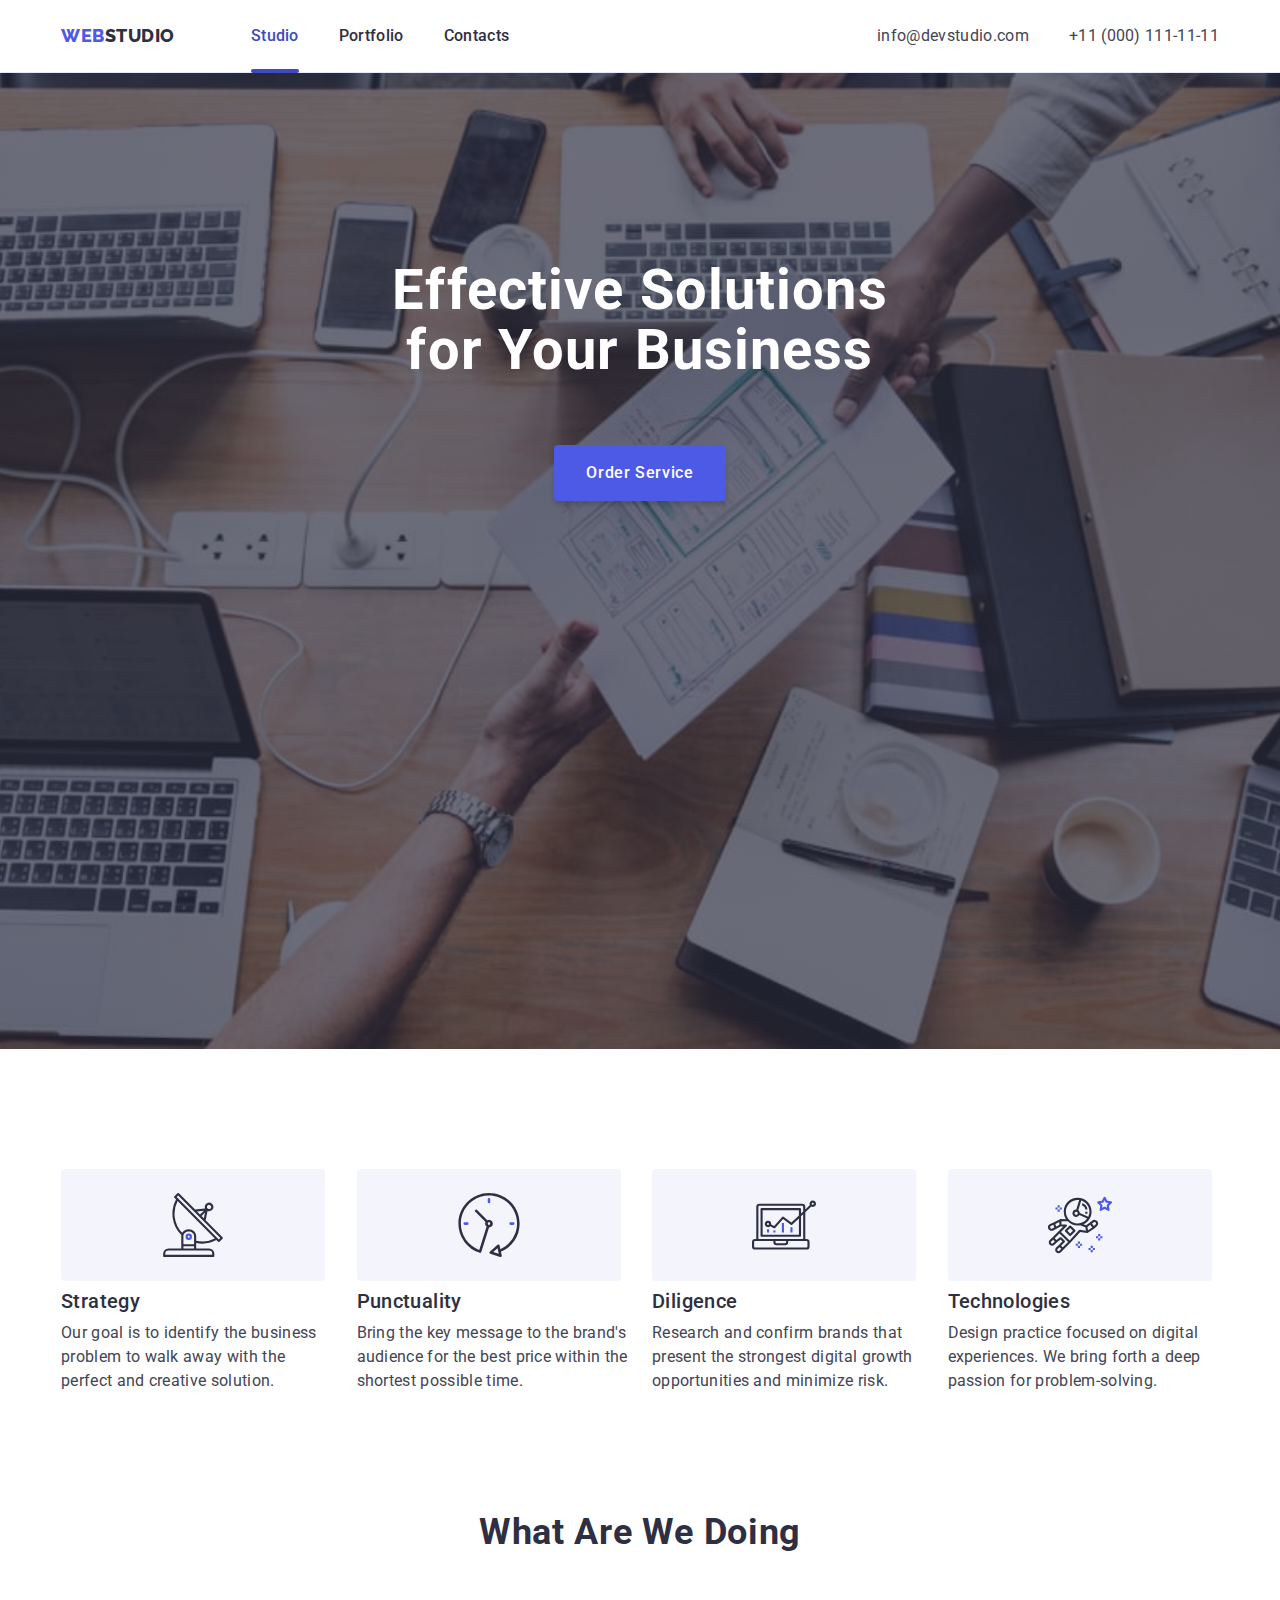
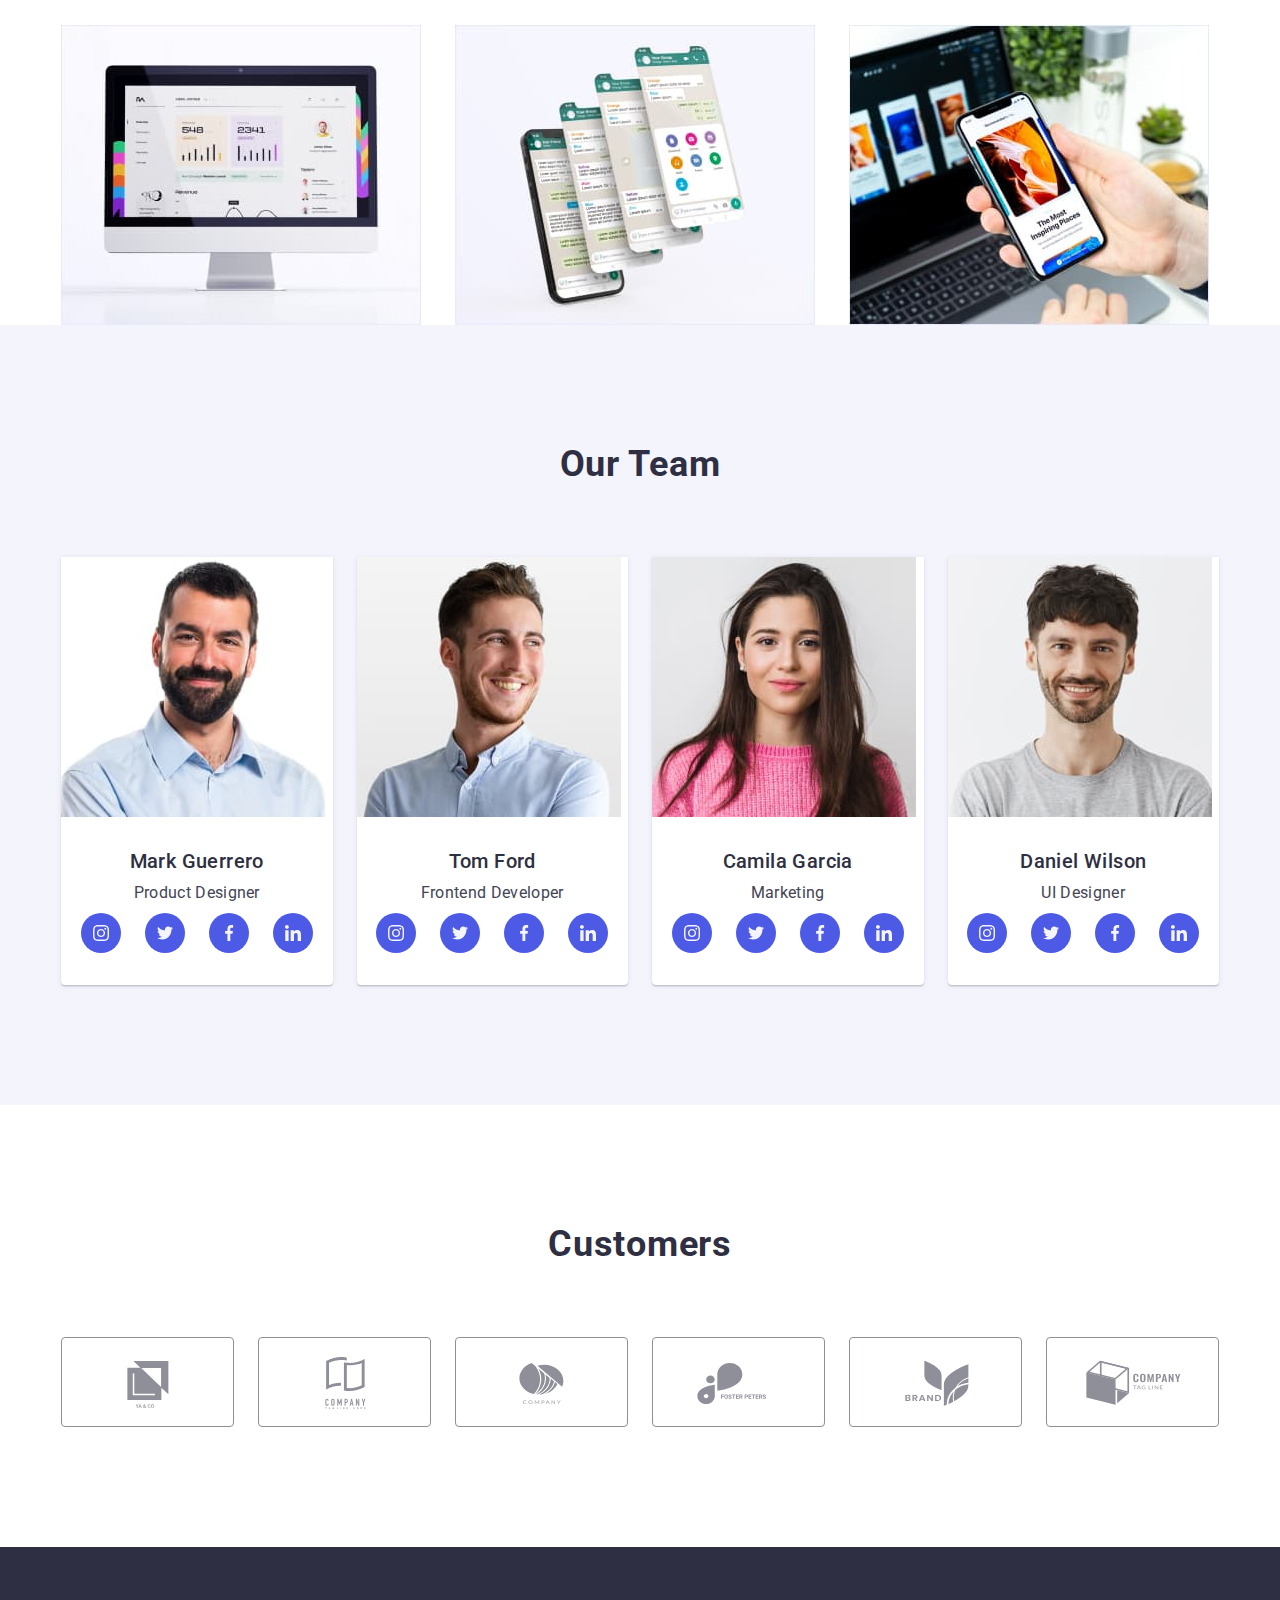
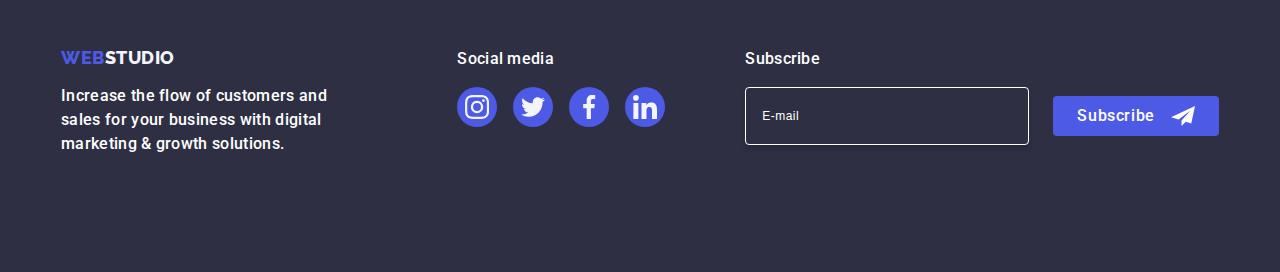
<file: index.html>
<!DOCTYPE html>
<html lang="en">
  <head>
    <meta charset="utf-8" />
    <meta name="description" content="A company that develops web pages" />
    <title>Webstudio</title>
    <link rel="preconnect" href="https://fonts.googleapis.com" />
    <link rel="preconnect" href="https://fonts.gstatic.com" />
    <link
      href="https://fonts.googleapis.com/css2?family=Raleway:wght@800&family=Roboto:wght@400;500;700;900&display=swap"
      rel="stylesheet"
    />
    <link
      rel="stylesheet"
      href="https://cdnjs.cloudflare.com/ajax/libs/modern-normalize/2.0.0/modern-normalize.min.css"
      integrity="sha512-4xo8blKMVCiXpTaLzQSLSw3KFOVPWhm/TRtuPVc4WG6kUgjH6J03IBuG7JZPkcWMxJ5huwaBpOpnwYElP/m6wg=="
      crossorigin="anonymous"
      referrerpolicy="no-referrer"
    />
    <link rel="stylesheet" href="./css/style.css" />
  </head>

  <body>
    <!-- Header section -->
    <header class="header">
      <div class="container-header container">
        <nav class="menu">
          <a class="logo link" href="./index.html"
            >Web<span class="logo-part-two">Studio</span></a
          >
          <ul class="list nav-list">
            <li class="nav-menu">
              <a class="link menu-list current" href="./index.html">Studio</a>
            </li>
            <li class="nav-menu">
              <a class="link menu-list" href="./portfolio.html">Portfolio</a>
            </li>
            <li class="nav-menu">
              <a class="link menu-list" href="">Contacts</a>
            </li>
          </ul>
        </nav>
        <address class="connection">
          <ul class="list contacts-list">
            <li>
              <a class="contacts link" href="mailto:info@devstudio.com"
                >info@devstudio.com</a
              >
            </li>
            <li>
              <a class="contacts link" href="tel:+110001111111"
                >+11 (000) 111-11-11</a
              >
            </li>
          </ul>
        </address>
      </div>
    </header>

    <main>
      <!-- Hero section -->
      <section class="hero">
        <div class="container">
          <h1 class="hero-header">Effective Solutions for Your Business</h1>
          <button type="button" class="button" data-modal-open>
            Order Service
          </button>
        </div>
      </section>
      <!-- Features section -->
      <section class="benefits">
        <div class="container">
          <h2 class="visually-hidden">Section 2</h2>
          <ul class="list benefits-list">
            <li class="benefits-list-item">
              <div class="benefits-wrapper">
                <svg width="64" height="64">
                  <use href="./images/icons.svg#antenna"></use>
                </svg>
              </div>
              <h3 class="header-three">Strategy</h3>
              <p class="subtle-text">
                Our goal is to identify the business problem to walk away with
                the perfect and creative solution.
              </p>
            </li>
            <li class="benefits-list-item">
              <div class="benefits-wrapper">
                <svg width="64" height="64">
                  <use href="./images/icons.svg#clock"></use>
                </svg>
              </div>
              <h3 class="header-three">Punctuality</h3>
              <p class="subtle-text">
                Bring the key message to the brand's audience for the best price
                within the shortest possible time.
              </p>
            </li>
            <li class="benefits-list-item">
              <div class="benefits-wrapper">
                <svg width="64" height="64">
                  <use href="./images/icons.svg#diagram"></use>
                </svg>
              </div>
              <h3 class="header-three">Diligence</h3>
              <p class="subtle-text">
                Research and confirm brands that present the strongest digital
                growth opportunities and minimize risk.
              </p>
            </li>
            <li class="benefits-list-item">
              <div class="benefits-wrapper">
                <svg width="64" height="64">
                  <use href="./images/icons.svg#astronaut"></use>
                </svg>
              </div>
              <h3 class="header-three">Technologies</h3>
              <p class="subtle-text">
                Design practice focused on digital experiences. We bring forth a
                deep passion for problem-solving.
              </p>
            </li>
          </ul>
        </div>
      </section>
      <!-- Exampels section -->
      <section class="examples">
        <div class="container">
          <h2 class="section-header">What are we doing</h2>
          <ul class="list card-set-list card-set-gap">
            <li class="card-set-item">
              <img
                src="./images/img_1.jpg"
                alt="computer"
                width="360"
                height="300"
              />
            </li>
            <li class="card-set-item">
              <img
                src="./images/img_2.jpg"
                alt="app-phone"
                width="360"
                height="300"
              />
            </li>
            <li class="card-set-item">
              <img
                src="./images/img_3.jpg"
                alt="phone-in-hands"
                width="360"
                height="300"
              />
            </li>
          </ul>
        </div>
      </section>
      <!-- Team section -->
      <section class="team-card">
        <div class="container">
          <h2 class="section-header">Our Team</h2>
          <ul class="card-set-list card-set-gap list">
            <li class="team-list card-set-item-team">
              <img
                src="./images/team-card-1.jpg"
                alt="mark-guerrero"
                width="264"
                height="260"
              />
              <div class="tc-wrapper">
                <h3 class="tc-name">Mark Guerrero</h3>
                <p class="subtle-text">Product Designer</p>
                <ul class="social-icons-team-item">
                  <li class="social-icons-tc-list">
                    <a
                      class="icons-tc-wrapper"
                      href="https://www.instagram.com/"
                      target="_blank"
                    >
                      <svg
                        class="social-icons-team-list"
                        width="16"
                        height="16"
                      >
                        <use href="./images/icons.svg#instagram"></use>
                      </svg>
                    </a>
                  </li>
                  <li class="social-icons-tc-list">
                    <a
                      class="icons-tc-wrapper"
                      href="https://twitter.com/"
                      target="_blank"
                    >
                      <svg
                        class="social-icons-team-list"
                        width="16"
                        height="16"
                      >
                        <use href="./images/icons.svg#twitter"></use>
                      </svg>
                    </a>
                  </li>
                  <li class="social-icons-tc-list">
                    <a
                      class="icons-tc-wrapper"
                      href="https://www.facebook.com/"
                      target="_blank"
                    >
                      <svg
                        class="social-icons-team-list"
                        width="16"
                        height="16"
                      >
                        <use href="./images/icons.svg#facebook"></use>
                      </svg>
                    </a>
                  </li>
                  <li class="social-icons-tc-list">
                    <a
                      class="icons-tc-wrapper"
                      href="https://www.linkedin.com/"
                      target="_blank"
                    >
                      <svg
                        class="social-icons-team-list"
                        width="16"
                        height="16"
                      >
                        <use href="./images/icons.svg#linkedin"></use>
                      </svg>
                    </a>
                  </li>
                </ul>
              </div>
            </li>
            <li class="team-list card-set-item-team">
              <img
                src="./images/team-card-2.jpg"
                alt="tom-ford"
                width="264"
                height="260"
              />
              <div class="tc-wrapper">
                <h3 class="tc-name">Tom Ford</h3>
                <p class="subtle-text">Frontend Developer</p>
                <ul class="social-icons-team-item">
                  <li class="social-icons-tc-list">
                    <a
                      class="icons-tc-wrapper"
                      href="https://www.instagram.com/"
                      target="_blank"
                    >
                      <svg
                        class="social-icons-team-list"
                        width="16"
                        height="16"
                      >
                        <use href="./images/icons.svg#instagram"></use>
                      </svg>
                    </a>
                  </li>
                  <li class="social-icons-tc-list">
                    <a
                      class="icons-tc-wrapper"
                      href="https://twitter.com/"
                      target="_blank"
                    >
                      <svg
                        class="social-icons-team-list"
                        width="16"
                        height="16"
                      >
                        <use href="./images/icons.svg#twitter"></use>
                      </svg>
                    </a>
                  </li>
                  <li class="social-icons-tc-list">
                    <a
                      class="icons-tc-wrapper"
                      href="https://www.facebook.com/"
                      target="_blank"
                    >
                      <svg
                        class="social-icons-team-list"
                        width="16"
                        height="16"
                      >
                        <use href="./images/icons.svg#facebook"></use>
                      </svg>
                    </a>
                  </li>
                  <li class="social-icons-tc-list">
                    <a
                      class="icons-tc-wrapper"
                      href="https://www.linkedin.com/"
                      target="_blank"
                    >
                      <svg
                        class="social-icons-team-list"
                        width="16"
                        height="16"
                      >
                        <use href="./images/icons.svg#linkedin"></use>
                      </svg>
                    </a>
                  </li>
                </ul>
              </div>
            </li>
            <li class="team-list card-set-item-team">
              <img
                src="./images/team-card-3.jpg"
                alt="camila-garcia"
                width="264"
                height="260"
              />
              <div class="tc-wrapper">
                <h3 class="tc-name">Camila Garcia</h3>
                <p class="subtle-text">Marketing</p>
                <ul class="social-icons-team-item">
                  <li class="social-icons-tc-list">
                    <a
                      class="icons-tc-wrapper"
                      href="https://www.instagram.com/"
                      target="_blank"
                    >
                      <svg
                        class="social-icons-team-list"
                        width="16"
                        height="16"
                      >
                        <use href="./images/icons.svg#instagram"></use>
                      </svg>
                    </a>
                  </li>
                  <li class="social-icons-tc-list">
                    <a
                      class="icons-tc-wrapper"
                      href="https://twitter.com/"
                      target="_blank"
                    >
                      <svg
                        class="social-icons-team-list"
                        width="16"
                        height="16"
                      >
                        <use href="./images/icons.svg#twitter"></use>
                      </svg>
                    </a>
                  </li>
                  <li class="social-icons-tc-list">
                    <a
                      class="icons-tc-wrapper"
                      href="https://www.facebook.com/"
                      target="_blank"
                    >
                      <svg
                        class="social-icons-team-list"
                        width="16"
                        height="16"
                      >
                        <use href="./images/icons.svg#facebook"></use>
                      </svg>
                    </a>
                  </li>
                  <li class="social-icons-tc-list">
                    <a
                      class="icons-tc-wrapper"
                      href="https://www.linkedin.com/"
                      target="_blank"
                    >
                      <svg
                        class="social-icons-team-list"
                        width="16"
                        height="16"
                      >
                        <use href="./images/icons.svg#linkedin"></use>
                      </svg>
                    </a>
                  </li>
                </ul>
              </div>
            </li>
            <li class="team-list card-set-item-team">
              <img
                src="./images/team-card-4.jpg"
                alt="daniel-wilson"
                width="264"
                height="260"
              />
              <div class="tc-wrapper">
                <h3 class="tc-name">Daniel Wilson</h3>
                <p class="subtle-text">UI Designer</p>
                <ul class="social-icons-team-item">
                  <li class="social-icons-tc-list">
                    <a
                      class="icons-tc-wrapper"
                      href="https://www.instagram.com/"
                      target="_blank"
                    >
                      <svg
                        class="social-icons-team-list"
                        width="16"
                        height="16"
                      >
                        <use href="./images/icons.svg#instagram"></use>
                      </svg>
                    </a>
                  </li>
                  <li class="social-icons-tc-list">
                    <a
                      class="icons-tc-wrapper"
                      href="https://twitter.com/"
                      target="_blank"
                    >
                      <svg
                        class="social-icons-team-list"
                        width="16"
                        height="16"
                      >
                        <use href="./images/icons.svg#twitter"></use>
                      </svg>
                    </a>
                  </li>
                  <li class="social-icons-tc-list">
                    <a
                      class="icons-tc-wrapper"
                      href="https://www.facebook.com/"
                      target="_blank"
                    >
                      <svg
                        class="social-icons-team-list"
                        width="16"
                        height="16"
                      >
                        <use href="./images/icons.svg#facebook"></use>
                      </svg>
                    </a>
                  </li>
                  <li class="social-icons-tc-list">
                    <a
                      class="icons-tc-wrapper"
                      href="https://www.linkedin.com/"
                      target="_blank"
                    >
                      <svg
                        class="social-icons-team-list"
                        width="16"
                        height="16"
                      >
                        <use href="./images/icons.svg#linkedin"></use>
                      </svg>
                    </a>
                  </li>
                </ul>
              </div>
            </li>
          </ul>
        </div>
      </section>
      <!-- Customers -->
      <section class="customers">
        <div class="container">
          <h2 class="section-header">Customers</h2>
          <ul class="customers-clients-item">
            <li class="customers-clients-list">
              <a class="customers-wrapper-icon" href="#">
                <svg class="customers-list-icon" width="104" height="56">
                  <use href="./images/icons.svg#client-1"></use>
                </svg>
              </a>
            </li>
            <li class="customers-clients-list">
              <a class="customers-wrapper-icon" href="#">
                <svg class="customers-list-icon" width="104" height="56">
                  <use href="./images/icons.svg#client-2"></use>
                </svg>
              </a>
            </li>
            <li class="customers-clients-list">
              <a class="customers-wrapper-icon" href="#">
                <svg class="customers-list-icon" width="104" height="56">
                  <use href="./images/icons.svg#client-3"></use>
                </svg>
              </a>
            </li>
            <li class="customers-clients-list">
              <a class="customers-wrapper-icon" href="#">
                <svg class="customers-list-icon" width="104" height="56">
                  <use href="./images/icons.svg#client-4"></use>
                </svg>
              </a>
            </li>
            <li class="customers-clients-list">
              <a class="customers-wrapper-icon" href="#">
                <svg class="customers-list-icon" width="104" height="56">
                  <use href="./images/icons.svg#client-5"></use>
                </svg>
              </a>
            </li>
            <li class="customers-clients-list">
              <a class="customers-wrapper-icon" href="#">
                <svg class="customers-list-icon" width="104" height="56">
                  <use href="./images/icons.svg#client-6"></use>
                </svg>
              </a>
            </li>
          </ul>
        </div>
      </section>
    </main>
    <!-- Footer section -->
    <footer class="footer">
      <div class="container footer-item">
        <div class="footer-section-first">
          <a class="link logo footer-logo" href="./index.html"
            >Web<span class="logo-part-two">Studio</span></a
          >
          <p class="subtle-text">
            Increase the flow of customers and sales for your business with
            digital marketing & growth solutions.
          </p>
        </div>
        <div class="footer-section-second">
          <p class="subtle-text">Social media</p>
          <ul class="social-line-item">
            <li class="social-line-list">
              <a
                class="icons-footer-wrapper"
                href="https://www.instagram.com/"
                target="_blank"
              >
                <svg class="social-icons-footer-list" width="24" height="24">
                  <use href="./images/icons.svg#instagram"></use>
                </svg>
              </a>
            </li>
            <li class="social-line-list">
              <a
                class="icons-footer-wrapper"
                href="https://twitter.com/"
                target="_blank"
              >
                <svg class="social-icons-footer-list" width="24" height="24">
                  <use href="./images/icons.svg#twitter"></use>
                </svg>
              </a>
            </li>
            <li class="social-line-list">
              <a
                class="icons-footer-wrapper"
                href="https://www.facebook.com/"
                target="_blank"
              >
                <svg class="social-icons-footer-list" width="24" height="24">
                  <use href="./images/icons.svg#facebook"></use>
                </svg>
              </a>
            </li>
            <li class="social-line-list">
              <a
                class="icons-footer-wrapper"
                href="https://www.linkedin.com/"
                target="_blank"
              >
                <svg class="social-icons-footer-list" width="24" height="24">
                  <use href="./images/icons.svg#linkedin"></use>
                </svg>
              </a>
            </li>
          </ul>
        </div>
        <div class="footer-section-third">
          <p class="subtle-text">Subscribe</p>
          <form class="footer-form-item">
            <label class="footer-form-list">
              <input
                class="form-input-footer"
                type="email"
                name="subscribe-form"
                placeholder="E-mail"
              />
            </label>
            <button class="button-footer footer-form-list" type="submit">
              Subscribe
              <svg class="button-icons-footer" width="24" height="24">
                <use href="./images/icons.svg#icon-footer-btn"></use>
              </svg>
            </button>
          </form>
        </div>
      </div>
    </footer>
    <!--Modal window-->
    <div class="backdrop is-hidden" data-modal>
      <div class="modal">
        <button class="modal-button" type="button" data-modal-close>
          <svg class="button-modal-icon" width="8" height="8">
            <use href="./images/icons.svg#modal-close"></use>
          </svg>
        </button>

        <p class="modal-caption">
          Leave your contacts and we will call you back
        </p>

        <form class="modal-form" name="feedback-form">
          <div class="modal-form-wrapper">
            <label class="modal-form-label" for="user-name">Name</label>
            <div class="modal-form-field">
              <input
                class="modal-form-input"
                type="text"
                name="user-name"
                id="user-name"
                required
                minlength="2"
              />
              <svg class="modal-form-icon" width="18" height="24">
                <use href="./images/icons.svg#icon-modal-name"></use>
              </svg>
            </div>
          </div>
          <div class="modal-form-wrapper">
            <label class="modal-form-label" for="user-phone">Phone</label>
            <div class="modal-form-field">
              <input
                class="modal-form-input"
                type="tel"
                name="user-phone"
                id="user-phone"
                required
                minlength="12"
                maxlength="12"
              />
              <svg class="modal-form-icon" width="18" height="24">
                <use href="./images/icons.svg#icon-modal-phone"></use>
              </svg>
            </div>
          </div>
          <div class="modal-form-wrapper">
            <label class="modal-form-label" for="user-email">Email</label>
            <div class="modal-form-field">
              <input
                class="modal-form-input"
                type="email"
                name="user-email"
                id="user-email"
                required
              />
              <svg class="modal-form-icon" width="18" height="24">
                <use href="./images/icons.svg#icon-modal-email"></use>
              </svg>
            </div>
          </div>
          <div class="modal-form-wrapper-commet">
            <label class="modal-form-label" for="user-comment">Comment</label>
            <textarea
              class="modal-form-comment"
              name="user-comment"
              id="user-comment"
              rows="8"
              placeholder="Text input"
              minlength="8"
            ></textarea>
          </div>
          <div class="modal-form-checkbox">
            <input
              class="visually-hidden"
              type="checkbox"
              id="user-privacy"
              name="user-privacy"
              value="true"
            />

            <label
              class="modal-form-agreement modal-form-description"
              for="user-privacy"
              ><span class="agreement-checkbox">
                <svg class="agreement-checkbox-icon" width="10" height="8">
                  <use href="./images/icons.svg#icon-check"></use>
                </svg>
              </span>
              I accept the terms and conditions of the
              <a
                class="modal-form-link"
                href="#"
                target="_blank"
                rel="noopenner noreferrer"
                >Privacy Policy</a
              >
            </label>
          </div>
          <button class="modal-form-button" type="submit">Send</button>
        </form>
      </div>
    </div>
    <script src="./js/modal.js"></script>
  </body>
</html>
</file>
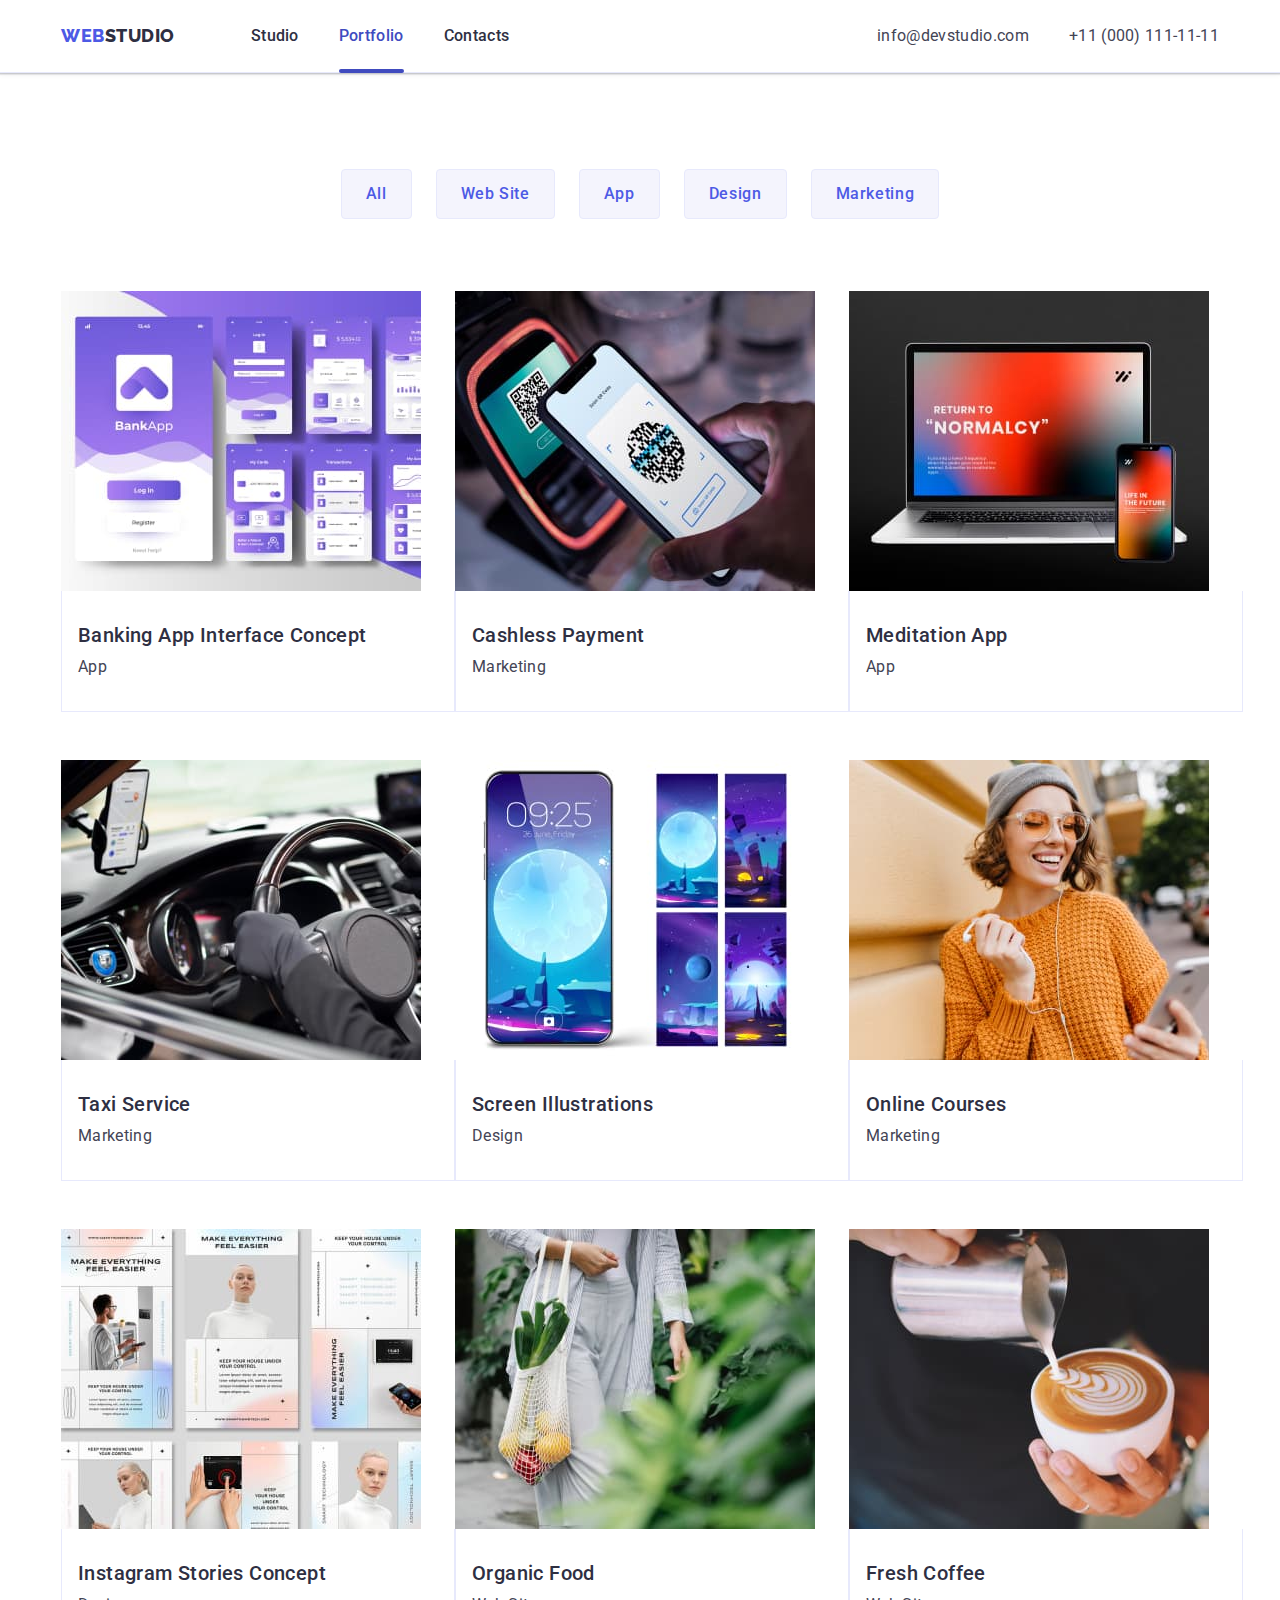
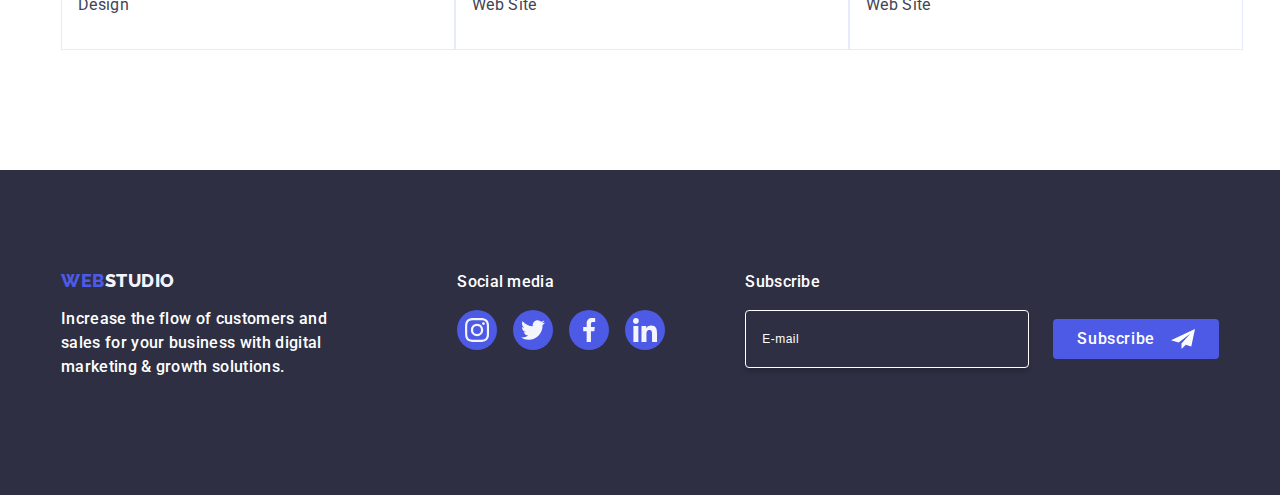
<file: portfolio.html>
<!DOCTYPE html>
<html lang="en">
  <head>
    <meta charset="utf-8" />
    <meta name="description" content="A company that develops web pages" />
    <title>Webstudio</title>
    <link rel="preconnect" href="https://fonts.googleapis.com" />
    <link rel="preconnect" href="https://fonts.gstatic.com" />
    <link
      href="https://fonts.googleapis.com/css2?family=Raleway:wght@800&family=Roboto:wght@400;500;700;900&display=swap"
      rel="stylesheet"
    />
    <link
      rel="stylesheet"
      href="https://cdnjs.cloudflare.com/ajax/libs/modern-normalize/2.0.0/modern-normalize.min.css"
      integrity="sha512-4xo8blKMVCiXpTaLzQSLSw3KFOVPWhm/TRtuPVc4WG6kUgjH6J03IBuG7JZPkcWMxJ5huwaBpOpnwYElP/m6wg=="
      crossorigin="anonymous"
      referrerpolicy="no-referrer"
    />
    <link rel="stylesheet" href="./css/style.css" />
  </head>
  <body>
    <header class="header">
      <div class="container-header container">
        <nav class="menu">
          <a class="logo link" href="./index.html"
            >Web<span class="logo-part-two">Studio</span></a
          >
          <ul class="list nav-list">
            <li class="nav-menu">
              <a class="link menu-list" href="./index.html">Studio</a>
            </li>
            <li class="nav-menu">
              <a class="link menu-list current" href="./portfolio.html"
                >Portfolio</a
              >
            </li>
            <li class="nav-menu">
              <a class="link menu-list" href="">Contacts</a>
            </li>
          </ul>
        </nav>
        <address class="connection">
          <ul class="list contacts-list">
            <li>
              <a class="contacts link" href="mailto:info@devstudio.com"
                >info@devstudio.com</a
              >
            </li>
            <li>
              <a class="contacts link" href="tel:+110001111111"
                >+11 (000) 111-11-11</a
              >
            </li>
          </ul>
        </address>
      </div>
    </header>
    <main>
      <section class="portfolio">
        <div class="container portfolio-container">
          <h1 class="visually-hidden">Potfolio</h1>
          <ul class="list portfolio-button-list">
            <li>
              <button type="button" class="portfolio-button">All</button>
            </li>
            <li>
              <button type="button" class="portfolio-button">Web Site</button>
            </li>
            <li>
              <button type="button" class="portfolio-button">App</button>
            </li>
            <li>
              <button type="button" class="portfolio-button">Design</button>
            </li>
            <li>
              <button type="button" class="portfolio-button">Marketing</button>
            </li>
          </ul>
          <ul class="list card-set-list card-examples-gap">
            <li class="card-examples card-set-item">
              <a class="link examples-link" href="#">
                <div class="portfolio-examples-box">
                  <img
                    class="portfolio-examples-img"
                    src="./images/portfolio/img1.jpg"
                    alt="Banking App Interface"
                    width="360"
                    height="300"
                  />
                  <p class="overlay overlay-text">
                    14 Stylish and User-Friendly App Design Concepts · Task
                    Manager App · Calorie Tracker App · Exotic Fruit Ecommerce
                    App · Cloud Storage App
                  </p>
                </div>
                <div class="examples-wrapper">
                  <h2 class="header-three">Banking App Interface Concept</h2>
                  <p class="subtle-text">App</p>
                </div>
              </a>
            </li>
            <li class="card-examples card-set-item">
              <a class="link examples-link" href="#">
                <div class="portfolio-examples-box">
                  <img
                    class="portfolio-examples-img"
                    src="./images/portfolio/img2.jpg"
                    alt="Phone and code reader"
                    width="360"
                    height="300"
                  />
                  <p class="overlay overlay-text">
                    14 Stylish and User-Friendly App Design Concepts · Task
                    Manager App · Calorie Tracker App · Exotic Fruit Ecommerce
                    App · Cloud Storage App
                  </p>
                </div>
                <div class="examples-wrapper">
                  <h2 class="header-three">Cashless Payment</h2>
                  <p class="subtle-text">Marketing</p>
                </div>
              </a>
            </li>
            <li class="card-examples card-set-item">
              <a class="link examples-link" href="#">
                <div class="portfolio-examples-box">
                  <img
                    class="portfolio-examples-img"
                    src="./images/portfolio/img3.jpg"
                    alt="Computer and phone"
                    width="360"
                    height="300"
                  />
                  <p class="overlay overlay-text">
                    14 Stylish and User-Friendly App Design Concepts · Task
                    Manager App · Calorie Tracker App · Exotic Fruit Ecommerce
                    App · Cloud Storage App
                  </p>
                </div>
                <div class="examples-wrapper">
                  <h2 class="header-three">Meditation App</h2>
                  <p class="subtle-text">App</p>
                </div>
              </a>
            </li>
            <li class="card-examples card-set-item">
              <a class="link examples-link" href="#">
                <div class="portfolio-examples-box">
                  <img
                    class="portfolio-examples-img"
                    src="./images/portfolio/img4.jpg"
                    alt="Steering wheel"
                    width="360"
                    height="300"
                  />
                  <p class="overlay overlay-text">
                    14 Stylish and User-Friendly App Design Concepts · Task
                    Manager App · Calorie Tracker App · Exotic Fruit Ecommerce
                    App · Cloud Storage App
                  </p>
                </div>
                <div class="examples-wrapper">
                  <h2 class="header-three">Taxi Service</h2>
                  <p class="subtle-text">Marketing</p>
                </div>
              </a>
            </li>
            <li class="card-examples card-set-item">
              <a class="link examples-link" href="#">
                <div class="portfolio-examples-box">
                  <img
                    class="portfolio-examples-img"
                    src="./images/portfolio/img5.jpg"
                    alt="Screen illustrations"
                    width="360"
                    height="300"
                  />
                  <p class="overlay overlay-text">
                    14 Stylish and User-Friendly App Design Concepts · Task
                    Manager App · Calorie Tracker App · Exotic Fruit Ecommerce
                    App · Cloud Storage App
                  </p>
                </div>
                <div class="examples-wrapper">
                  <h2 class="header-three">Screen Illustrations</h2>
                  <p class="subtle-text">Design</p>
                </div>
              </a>
            </li>
            <li class="card-examples card-set-item">
              <a class="link examples-link" href="#">
                <div class="portfolio-examples-box">
                  <img
                    class="portfolio-examples-img"
                    src="./images/portfolio/img6.jpg"
                    alt="Girl with phone"
                    width="360"
                    height="300"
                  />
                  <p class="overlay overlay-text">
                    14 Stylish and User-Friendly App Design Concepts · Task
                    Manager App · Calorie Tracker App · Exotic Fruit Ecommerce
                    App · Cloud Storage App
                  </p>
                </div>
                <div class="examples-wrapper">
                  <h2 class="header-three">Online Courses</h2>
                  <p class="subtle-text">Marketing</p>
                </div>
              </a>
            </li>
            <li class="card-examples card-set-item">
              <a class="link examples-link" href="#">
                <div class="portfolio-examples-box">
                  <img
                    class="portfolio-examples-img"
                    src="./images/portfolio/img7.jpg"
                    alt="Stories concept"
                    width="360"
                    height="300"
                  />
                  <p class="overlay overlay-text">
                    14 Stylish and User-Friendly App Design Concepts · Task
                    Manager App · Calorie Tracker App · Exotic Fruit Ecommerce
                    App · Cloud Storage App
                  </p>
                </div>
                <div class="examples-wrapper">
                  <h2 class="header-three">Instagram Stories Concept</h2>
                  <p class="subtle-text">Design</p>
                </div>
              </a>
            </li>
            <li class="card-examples card-set-item">
              <a class="link examples-link" href="#">
                <div class="portfolio-examples-box">
                  <img
                    class="portfolio-examples-img"
                    src="./images/portfolio/img8.jpg"
                    alt="Woman and fruits"
                    width="360"
                    height="300"
                  />
                  <p class="overlay overlay-text">
                    14 Stylish and User-Friendly App Design Concepts · Task
                    Manager App · Calorie Tracker App · Exotic Fruit Ecommerce
                    App · Cloud Storage App
                  </p>
                </div>
                <div class="examples-wrapper">
                  <h2 class="header-three">Organic Food</h2>
                  <p class="subtle-text">Web Site</p>
                </div>
              </a>
            </li>
            <li class="card-examples card-set-item">
              <a class="link examples-link" href="#">
                <div class="portfolio-examples-box">
                  <img
                    class="portfolio-examples-img"
                    src="./images/portfolio/img9.jpg"
                    alt="Cup of coffee"
                    width="360"
                    height="300"
                  />
                  <p class="overlay overlay-text">
                    14 Stylish and User-Friendly App Design Concepts · Task
                    Manager App · Calorie Tracker App · Exotic Fruit Ecommerce
                    App · Cloud Storage App
                  </p>
                </div>
                <div class="examples-wrapper">
                  <h2 class="header-three">Fresh Coffee</h2>
                  <p class="subtle-text">Web Site</p>
                </div>
              </a>
            </li>
          </ul>
        </div>
      </section>
    </main>
    <footer class="footer">
      <div class="container footer-item">
        <div class="footer-section-first">
          <a class="link logo footer-logo" href="./index.html"
            >Web<span class="logo-part-two">Studio</span></a
          >
          <p class="subtle-text">
            Increase the flow of customers and sales for your business with
            digital marketing & growth solutions.
          </p>
        </div>
        <div class="footer-section-second">
          <p class="subtle-text">Social media</p>
          <ul class="social-line-item">
            <li class="social-line-list">
              <a
                class="icons-footer-wrapper"
                href="https://www.instagram.com/"
                target="_blank"
              >
                <svg class="social-icons-footer-list" width="24" height="24">
                  <use href="./images/icons.svg#instagram"></use>
                </svg>
              </a>
            </li>
            <li class="social-line-list">
              <a
                class="icons-footer-wrapper"
                href="https://twitter.com/"
                target="_blank"
              >
                <svg class="social-icons-footer-list" width="24" height="24">
                  <use href="./images/icons.svg#twitter"></use>
                </svg>
              </a>
            </li>
            <li class="social-line-list">
              <a
                class="icons-footer-wrapper"
                href="https://www.facebook.com/"
                target="_blank"
              >
                <svg class="social-icons-footer-list" width="24" height="24">
                  <use href="./images/icons.svg#facebook"></use>
                </svg>
              </a>
            </li>
            <li class="social-line-list">
              <a
                class="icons-footer-wrapper"
                href="https://www.linkedin.com/"
                target="_blank"
              >
                <svg class="social-icons-footer-list" width="24" height="24">
                  <use href="./images/icons.svg#linkedin"></use>
                </svg>
              </a>
            </li>
          </ul>
        </div>
        <div class="footer-section-third">
          <p class="subtle-text">Subscribe</p>
          <form class="footer-form-item">
            <label class="footer-form-list">
              <input
                class="form-input-footer"
                type="email"
                name="subscribe-form"
                placeholder="E-mail"
              />
            </label>
            <button class="button-footer footer-form-list" type="submit">
              Subscribe
              <svg class="button-icons-footer" width="24" height="24">
                <use href="./images/icons.svg#icon-footer-btn"></use>
              </svg>
            </button>
          </form>
        </div>
      </div>
    </footer>
  </body>
</html>
</file>
<file: css/style.css>
:root {
    --primary-brand: #4d5ae5;
    --text-color: #434455;
    --white: #ffffff;
    --subtle-text-color: #8e8f99;
    --modal-background: #fcfcfc;
    --navy-blue: #2e2f42;
    --slate: #434455;
    --cloud: #f4f4fd;
    --cornflower: #e7e9fc;
    --ocean: #404bbf;
    --lightslate: #8E8F99;
    --green: #31d0aa;

}

body {
    margin: 0;
    font-family: Roboto, sans-serif;
    color: var(--text-color);
    background-color: var(--white);

}


a {
    text-decoration: none;
}

ul {
    margin: 0;
    padding: 0;
    list-style-type: none;
}
h1,
h2,
h3,
h4,
h5,
h6,
p {
    margin: 0;
    padding: 0;
}
img {
    max-width: 100%;
    display: block;
    margin: 0;
}
.visually-hidden {
    position: absolute;
    width: 1px;
    height: 1px;
    margin: -1px;
    border: 0;
    padding: 0;
    white-space: nowrap;
    clip-path: inset(100%);
    clip: rect(0 0 0 0);
    overflow: hidden;
}

.logo {
    margin-right: 76px;
    color: var(--primary-brand);
    font-family: Raleway, sans-serif;
    font-size: 18px;
    font-style: normal;
    font-weight: 800;
    line-height: 1.17;
    letter-spacing: 0.03em;
    text-transform: uppercase;
}
.logo-part-two {
    color: var(--navy-blue);
    font-family: Raleway, sans-serif;
    font-size: 18px;
    font-style: normal;
    font-weight: 800;
    line-height: 1.17;
    letter-spacing: 0.03em;
    text-transform: uppercase;
}
.header {
    background-color: var(--white-background);
    border-bottom: 1px solid var(--cornflower);
    box-shadow: 0px 2px 1px rgba(46, 47, 66, 0.08), 0px 1px 1px rgba(46, 47, 66, 0.16), 0px 1px 6px rgba(46, 47, 66, 0.08);
}
.hero-header {
    margin: 0 auto;
    max-width: 496px;
    margin-bottom: 64px;
    font-size: 56px;
    line-height: 1.07;
    letter-spacing: 0.02em;
    text-align: center;
}
.background {
    background-color: var(--white);
}
.menu {
    display: flex;
    align-items: center;
    font-size: 16px;
    font-style: normal;
    font-weight: 500;
    line-height: 1.5;
    letter-spacing: 0.32px;
}
.menu-list {
    position: relative;
    display: block;
    padding-top: 24px;
    padding-bottom: 24px;
    color: var(--navy-blue);
    transition-property: color;
    transition-duration: 250ms;
    transition-timing-function: cubic-bezier(0.4, 0, 0.2, 1);
}
.menu-list::after {
    content: "";
    position: absolute;
    left: 0;
    bottom: -1px;
    display: block;
    width: 100%;
    height: 4px;
    border-radius: 2px;
}
.menu-list.current::after {
    background-color: var(--ocean);
}
.menu-list.current {
    color: var(--ocean);
}
.connection {
    font-style: normal;
}
.contacts {
    color: var(--slate);
    font-size: 16px;
    line-height: 1.5;
    letter-spacing: 0.32px;
    transition-property: color;
    transition-duration: 250ms;
    transition-timing-function: cubic-bezier(0.4, 0, 0.2, 1);
}
.contacts:hover,
.contacts:focus {
    color: var(--ocean)
}
.nav-list {
    display: flex;
    gap: 40px;
}
.contacts-list {
    display: flex;
    gap: 40px;
}
.container-header {
    display: flex;
    flex-wrap: wrap;
    justify-content: space-between;
    padding: 16px;
    align-items: center;
    align-content: center;
    position: relative;
}
.hero {
    max-width: 1440px;
    height: 600px;
    margin: 0 auto;
    background-color: var(--navy-blue);
    background-image: linear-gradient(rgba(46, 47, 66, 0.7),
            rgba(46, 47, 66, 0.7)), url(../images/bkg-hero.jpg);
    background-repeat: no-repeat;
    background-size: cover;
    background-position: 50% 50%;
    color: var(--white);
    text-align: center;
    font-size: 56px;
    font-style: normal;
    font-weight: 700;
    line-height: 1.07;
    letter-spacing: 1.12px;
    padding: 188px 0;
}
.button {
    font-family: "Roboto", sans-serif;
    background: var(--primary-brand);
    color: var(--white);
    font-size: 16px;
    font-style: normal;
    font-weight: 500;
    line-height: 1.5;
    letter-spacing: 0.64px;
    cursor: pointer;
    padding: 16px 32px;
    border-radius: 4px;
    box-shadow: 0px 4px 4px 0px rgba(0, 0, 0, 0.15);
    border: none;
    display: block;
    margin: 0 auto;
    min-height: 56px;
    min-width: 169px;
    transition-property: background-color;
    transition-duration: 250ms;
    transition-timing-function: cubic-bezier(0.4, 0, 0.2, 1);
}
.button:hover,
.button:focus {
    background-color: var(--ocean);
}
.header-three {
    margin-bottom: 8px;
    color: var(--navy-blue);
    font-size: 20px;
    font-style: normal;
    font-weight: 500;
    line-height: 1.2;
    letter-spacing: 0.02em;
}
.subtle-text {
    color: var(--slate);
    font-size: 16px;
    line-height: 1.5;
    letter-spacing: 0.02em;
}
.section-header {
    margin-bottom: 72px;
    color: var(--navy-blue);
    text-align: center;
    font-size: 36px;
    font-style: normal;
    font-weight: 700;
    line-height: 1.11;
    letter-spacing: 0.72px;
    text-transform: capitalize;
}
.container {
    max-width: 1158px;
    margin: 0 auto;
    padding: 0 15px;
}
.benefits {
    padding: 120px 0;
}
.benefits-list {
    display: flex;
    gap: 24px;
}
.benefits-list-item {
    flex-basis: calc((100% - 24px * 3) / 4);
}
.benefits-wrapper {
    display: flex;
    align-items: center;
    justify-content: center;
    width: 264px;
    height: 112px;
    border-radius: 4px;
    background: var(--cloud);
    margin-bottom: 8px;
}

.team-card {
    background-color: var(--cloud);
    padding: 120px 0;
}
.tc-name {
    margin-bottom: 8px;
    color: var(--navy-blue);
    font-family: Roboto;
    font-size: 20px;
    font-style: normal;
    font-weight: 500;
    line-height: 1.2;
    letter-spacing: 0.4px;
}
.team-list {
    text-align: center;
    width: 264px;
    background-color: var(--white);
    border-radius: 0px 0px 4px 4px;
    box-shadow: 0px 2px 1px 0px rgba(46, 47, 66, 0.08), 0px 1px 1px 0px rgba(46, 47, 66, 0.16), 0px 1px 6px 0px rgba(46, 47, 66, 0.08);
}
.card-set-item-team {
    flex-basis: calc((100% - 24px * 3) / 4);
}
.tc-wrapper {
    padding-top: 32px;
    padding-bottom: 32px;
}
.social-icons-team-item {
    display: flex;
    flex-wrap: nowrap;
    gap: 24px;
    justify-content: center;
    align-items: center;
    margin-top: 8px;
}
.social-icons-tc-list {
    width: 40px;
    height: 40px;
}
.icons-tc-wrapper {
    display: flex;
    align-items: center;
    justify-content: center;
    width: 100%;
    height: 100%;
    border-radius: 50%;
    background-color: var(--primary-brand);
    fill: var(--cloud);
    transition-property: background-color;
    transition-duration: 250ms;
    transition-timing-function: cubic-bezier(0.4, 0, 0.2, 1);
}
.icons-tc-wrapper:hover,
.icons-tc-wrapper:focus {
    background-color: var(--ocean);
}
.customers {
    padding: 120px 0;
}
.customers-clients-item {
    display: flex;
    flex-wrap: nowrap;
    gap: 24px;
}
.customers-clients-list {
    width: calc((100% - 24px * 5)/6);
}
.customers-wrapper-icon {
    display: flex;
    align-items: center;
    justify-content: center;
    height: 88px;
    border-radius: 4px;
    border: 1px solid var(--lightslate);
    color: var(--lightslate);
    transition-property: color, border-color;
    transition-duration: 250ms;
    transition-timing-function: cubic-bezier(0.4, 0, 0.2, 1);
}
.customers-list-icon {
    fill: currentColor;
    margin: 0;
}
.customers-wrapper-icon:hover,
.customers-wrapper-icon:focus {
    color: var(--ocean);
    border: 1px solid var(--ocean);
}
.footer .logo-part-two {
    color: var(--cloud);
}

.footer{
    background-color: var(--navy-blue);
    padding: 100px 0;
}
.footer-logo {
    display: inline-block;
    margin-bottom: 16px;
}
.footer .subtle-text {
    font-weight: 500;
    color: var(--white);
    margin-bottom: 16px;
}
.footer-item {
    display: flex;
    flex-wrap: nowrap;
    align-items: baseline;

}
.footer-section-first {
    margin-right: 120px;
}
.social-line-item {
    display: flex;
    gap: 16px;
    margin-top: 16px;
}
.social-line-list {
    width: 40px;
    height: 40px;
}
.icons-footer-wrapper {
    display: flex;
    align-items: center;
    justify-content: center;
    width: 100%;
    height: 100%;
    border-radius: 50%;
    background-color: var(--primary-brand);
    fill: var(--cloud);
    transition-property: background-color;
    transition-duration: 250ms;
    transition-timing-function: cubic-bezier(0.4, 0, 0.2, 1);
}
.icons-footer-wrapper:hover,
.icons-footer-wrapper:focus {
    background-color: var(--green);
}
.footer-section-second {
    margin-right: 80px;
}
.footer-section-third {
    margin: 0 auto;
}
.footer-form-item {
    display: flex;
    align-items: center;
    justify-content: center;
    gap: 24px;
}
.label-footer {
    margin: 0;
}
.form-input-footer {
    width: 264px;
    height: 40px;
    background-color: transparent;
    border-radius: 4px;
    border: 1px solid var(--white);
    box-shadow: 0px 4px 4px 0px rgba(0, 0, 0, 0.15);
    color: var(--white);
    font-size: 12px;
    font-style: normal;
    font-weight: 400;
    line-height: 1.5;
    letter-spacing: 0.48px;
    padding-top: 8px;
    padding-bottom: 8px;
    padding-left: 16px;
    outline: transparent;
    transition: border-color 250ms cubic-bezier(0.4, 0, 0.2, 1);
}
.form-input-footer:focus {
    border-color: var(--primary-brand);
}
.form-input-footer::placeholder {
    color: var(--white);    
}
.button-footer {
    display: inline-flex;
    align-items: center;
    justify-content: center;
    /*gap: 16px;*/
    font-family: "Roboto", sans-serif;
    font-size: 16px;
    font-style: normal;
    font-weight: 500;
    line-height: 1.5;
    letter-spacing: 0.64px;
    padding: 8px 24px;
    min-width: 165px;
    color: var(--white);
    fill: var(--white);    
    border: none;
    border-radius: 4px;
    background: var(--primary-brand);
    cursor: pointer;
    transition-property: background-color;
    transition-duration: 250ms;
    transition-timing-function: cubic-bezier(0.4, 0, 0.2, 1);
    }
.button-icons-footer{
    fill: currentColor;
    margin-left: 16px;
}
.button-footer:hover,
.button-footer:focus {
    background-color: var(--ocean);
}
.portfolio {
    padding-top: 96px;
    padding-bottom: 120px;
}
.portfolio-button-list {
    display: flex;
    gap: 24px;
    justify-content: center;
    margin-bottom: 72px;
}
.portfolio-button {
    font-family: Roboto, sans-serif;
    color: var(--primary-brand);
    text-align: center;
    font-size: 16px;
    font-style: normal;
    font-weight: 500;
    line-height: 1.5;
    letter-spacing: 0.64px;
    background: var(--cloud);
    cursor: pointer;
    border-radius: 4px;
    border: 1px solid var(--cornflower, #E7E9FC);
    padding: 12px 24px;
    transition: color 250ms cubic-bezier(0.4, 0, 0.2, 1),
        background-color 250ms cubic-bezier(0.4, 0, 0.2, 1),
        border-color 250ms cubic-bezier(0.4, 0, 0.2, 1),
        box-shadow 250ms cubic-bezier(0.4, 0, 0.2, 1);
}
.portfolio-button:hover,
.portfolio-button:focus {
    background: var(--ocean);
    color: var(--white);
    border-radius: 4px;
    padding: 12px 24px;
    border: 1px solid transparent;
    box-shadow: 0px 2px 2px 0px rgba(0, 0, 0, 0.12), 0px 2px 1px 0px rgba(0, 0, 0, 0.08), 0px 3px 1px 0px rgba(0, 0, 0, 0.10);
}
.list {
    list-style: none;
}
.link {
    text-decoration: none;
}
.card-examples {
    width: 360px;
}
.examples-link {
    display: block;
    transition-property: box-shadow;
    transition-duration: 250ms;
    transition-timing-function: cubic-bezier(0.4, 0, 0.2, 1);
} 
.examples-link:hover,
.examples-link:focus {
    box-shadow: 0px 2px 1px 0px rgba(46, 47, 66, 0.08), 0px 1px 1px 0px rgba(46, 47, 66, 0.16), 0px 1px 6px 0px rgba(46, 47, 66, 0.08);
}
.examples-wrapper {
width: 360px;
padding: 32px 16px;
border: 1px solid var(--cornflower);
border-top: none;
}

.card-set-list {
    display: flex;
    flex-wrap: wrap;
    column-gap: 24px;
}
.card-set-gap {
    gap: 24px;
}
.card-set-item {
    flex-basis: calc((100% - 24px * 2) / 3);
}
.card-examples-gap {
    row-gap: 48px;
}
.portfolio-examples-box {
    position: relative;
    overflow: hidden;
}
.portfolio-examples-img {

}
.overlay {
    position: absolute;
    top: 0;
    left: 0;
    display: flex;
    padding: 40px 32px;
    transform: translateY(100%);
    transition-property: transform;
    transition-duration: 250ms;
    transition-timing-function: cubic-bezier(0.4, 0, 0.2, 1);
    transition-delay: 0s;
    width: 100%;
    height: 100%;
    background-color: var(--primary-brand);
}
.overlay-text {
    color: var(--cloud);
    font-size: 16px;
    font-weight: 400;
    line-height: 1.5;
    letter-spacing: 0.02em;
}
.examples-link:hover .overlay,
.examples-link:focus .overlay {
    transform: translateY(0);
}

/* Modal window */
.backdrop {
    position: fixed;
    top: 0;
    left: 0;
    width: 100%;
    height: 100%;
    background-color: rgba(46, 47, 66, 0.40);
}
.backdrop.is-hidden {
    opacity: 0;
    pointer-events: none;
    visibility: hidden;
    transition-property: opacity, visibility;
    transition-duration: 250ms;
    transition-timing-function: cubic-bezier(0.4, 0, 0.2, 1);
}
.modal {
    position: absolute;
    top: 50%;
    left: 50%;
    padding-top: 72px;
    padding-right: 24px;
    padding-bottom: 24px;
    padding-left: 24px;
    transform: translate(-50%, -50%);
    transition-property: transform;
    transition-duration: 250ms;
    transition-timing-function: cubic-bezier(0.4, 0, 0.2, 1);

    
    width: 408px;
    min-height: 584px;
    border-radius: 4px;
    background: var(--modal-background);
    box-shadow: 0px 2px 1px 0px rgba(0, 0, 0, 0.20), 0px 1px 3px 0px rgba(0, 0, 0, 0.12), 0px 1px 1px 0px rgba(0, 0, 0, 0.14);
}
.modal-button {
    width: 24px;
    height: 24px;
    padding: 0;
    border-radius: 50%;
    border: 1px solid rgba(0, 0, 0, 0.10);
    background-color: var(--cornflower);
    cursor: pointer;
    display: flex;
    align-items: center;
    justify-content: center;

    position: absolute;
    top: 24px;
    right: 24px;
    transition-property: background-color, border;
    transition-duration: 250ms;
    transition-timing-function: cubic-bezier(0.4, 0, 0.2, 1);
}

.modal-button:hover,
.modal-button:focus {
    background-color: var(--ocean);
    border: none;
}
.button-modal-icon {
    fill: var(--navy-blue);
    transition-property: fill;
    transition-duration: 250ms;
    transition-timing-function: cubic-bezier(0.4, 0, 0.2, 1);
}
.modal-button:hover .button-modal-icon,
.modal-button:focus .button-modal-icon {
    fill: var(--white);
}
.modal-caption {
    display: block;
    color: var(--navy-blue);
    text-align: center;
    font-size: 16px;
    font-weight: 500;
    line-height: 1.5;
    letter-spacing: 0.02em;
    margin-bottom: 16px;
}
.modal-form-wrapper {
    margin-bottom: 8px;
}
.modal-form-label {
    display: block;
    font-size: 12px;
    font-weight: 400;
    line-height: 1.17;
    letter-spacing: 0.04em;
    color: var(--lightslate);
    margin-bottom: 4px;
}
.modal-form-field {
    position: relative;
    margin-bottom: 8px;
}
.modal-form-input {
    width: 100%;
    height: 40px;
    background-color: transparent;
    border-radius: 4px;
    border: 1px solid rgba(46, 47, 66, 0.40);
    padding-top: 8px;
    padding-right: 16px;
    padding-bottom: 8px;
    padding-left: 38px;
    outline: transparent;
    transition: border-color 250ms cubic-bezier(0.4, 0, 0.2, 1);
}
.modal-form-input:focus,
.modal-form-comment:focus {
    border-color: var(--primary-brand);
}
.modal-form-icon {
    position: absolute;
    top: 50%;
    left: 16px;
    transform: translateY(-50%);
    fill: var(--navy-blue);
    pointer-events: none;
    transition: fill 250ms cubic-bezier(0.4, 0, 0.2, 1);
}
.modal-form-input:focus + .modal-form-icon {
    fill: var(--primary-brand);
}
.modal-form-wrapper-commet {
    margin-bottom: 16px;
}
.modal-form-comment {
    width: 100%;
    height: 120px;
    padding: 8px 16px;
    border-radius: 4px;
    border: 1px solid rgba(46, 47, 66, 0.40);
    resize: none;
    font-size: 12px;
    line-height: 1.17;
    letter-spacing: 0.04em;
    color: rgba(46, 47, 66, 0.4);
    background-color: transparent;
    outline: transparent;
    transition: border-color 250ms cubic-bezier(0.4, 0, 0.2, 1);
}
.modal-form-comment::placeholder {
    color: rgba(46, 47, 66, 0.40);
}
.modal-form-checkbox {
    margin-bottom: 24px;
}
.modal-form-agreement {
    display: block;
    color: var(--lightslate);
    font-size: 12px;
    line-height: 1.17;
    letter-spacing: 0.04em;
}
.agreement-checkbox {
    display: inline-flex;
    align-items: center;
    justify-content: center;
    width: 16px;
    height: 16px;
    padding: 4px 3px;
    fill: transparent;
    border-radius: 2px;
    border: 1px solid rgba(46, 47, 66, 0.40);
    transition: background-color 250ms cubic-bezier(0.4, 0, 0.2, 1), border 250ms cubic-bezier(0.4, 0, 0.2, 1), fill 250ms cubic-bezier(0.4, 0, 0.2, 1);
}

input[type="checkbox"]:checked + label > span.agreement-checkbox {
    background-color: var(--ocean);
    border: none;
    fill: var(--cloud);
}
.modal-form-link {
    color: var(--primary-brand);
    text-decoration-line: underline;
}
.modal-form-button {
    font-family: "Roboto", sans-serif;
    background: var(--primary-brand);
    color: var(--white);
    font-size: 16px;
    font-style: normal;
    font-weight: 500;
    line-height: 1.5;
    letter-spacing: 0.04em;
    cursor: pointer;
    padding: 16px 32px;
    border-radius: 4px;
    box-shadow: 0px 4px 4px 0px rgba(0, 0, 0, 0.15);
    border: none;
    display: block;
    margin: 0 auto;
    min-height: 56px;
    min-width: 169px;
    transition: background-color 250ms cubic-bezier(0.4, 0, 0.2, 1);;
    margin-top: 24px;
}
.modal-form-button:hover,
.modal-form-button:focus {
    background-color: var(--ocean);
}
</file>
